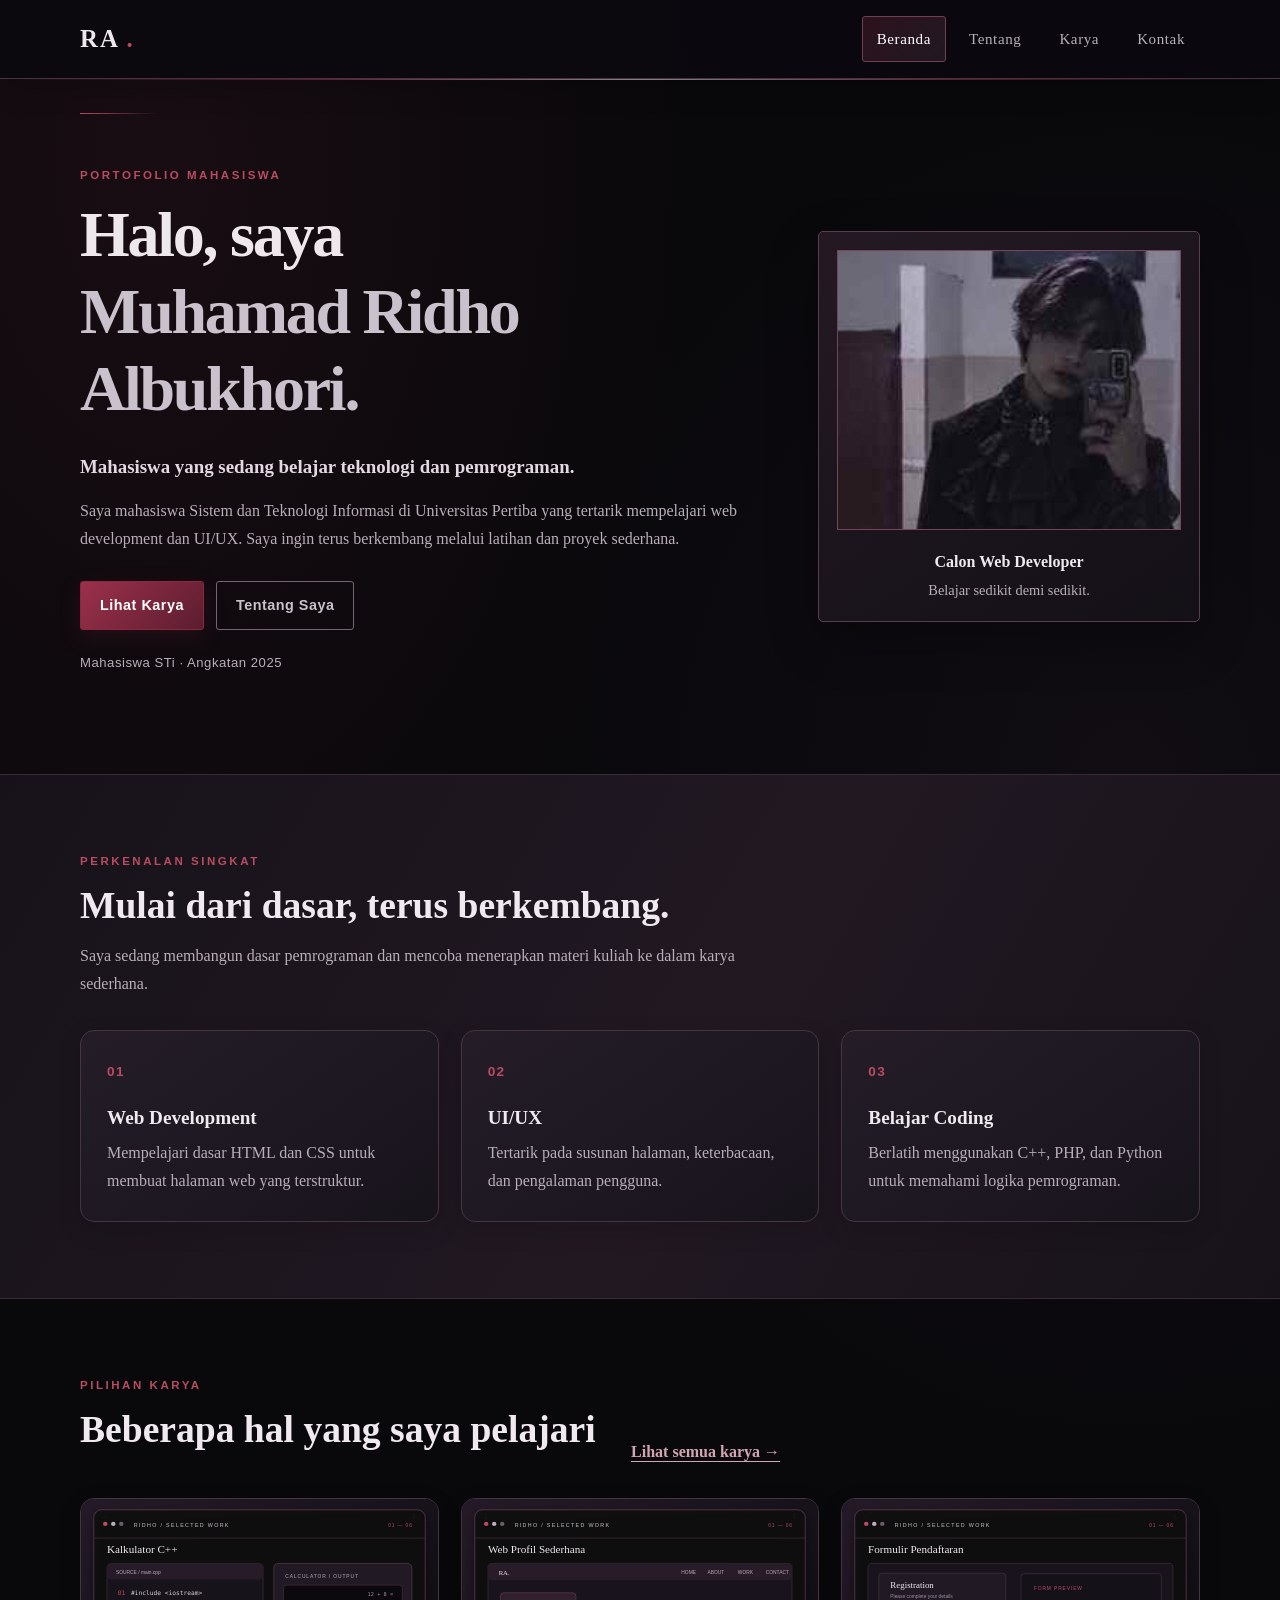
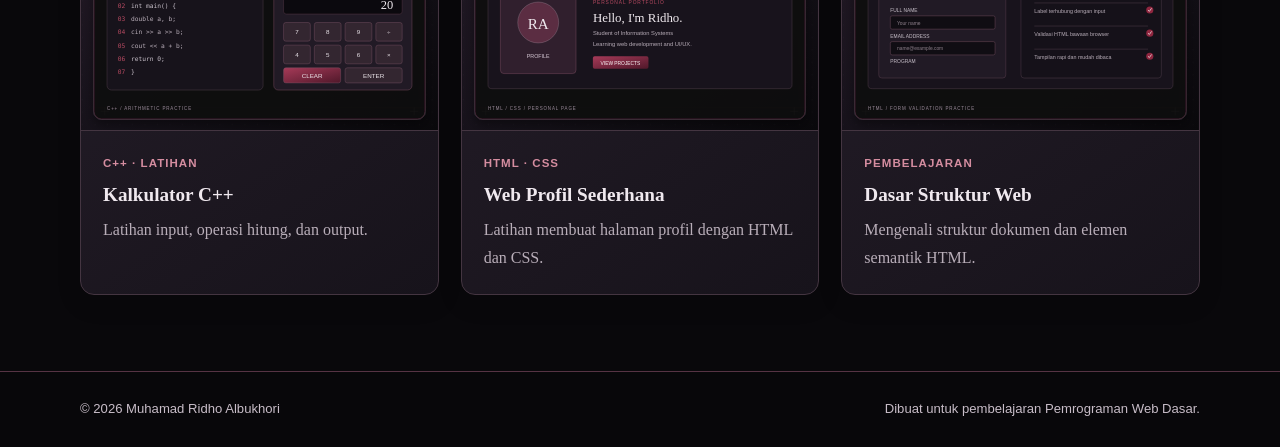
<file: index.html>
<!DOCTYPE html>
<html lang="id">
 <head>
  <meta charset="utf-8"/>
  <meta content="width=device-width, initial-scale=1.0" name="viewport"/>
  <meta content="Portofolio pribadi Muhamad Ridho Albukhori." name="description"/>
  <title>
   Beranda | Ridho Albukhori
  </title>
  <link href="css/style.css" rel="stylesheet"/>
  <script defer="" src="js/script.js">
  </script>
 </head>
 <body>
  <header class="site-header">
   <div class="container header-inner">
    <a class="logo" href="index.html">
     RA
     <span>
      .
     </span>
    </a>
    <button aria-expanded="false" aria-label="Buka atau tutup menu" class="menu-toggle" type="button">
     ☰
    </button>
    <nav aria-label="Navigasi utama" class="main-nav">
     <a class="active" href="index.html">
      Beranda
     </a>
     <a class="" href="tentang.html">
      Tentang
     </a>
     <a class="" href="katalog.html">
      Karya
     </a>
     <a class="" href="kontak.html">
      Kontak
     </a>
    </nav>
   </div>
  </header>
  <main>
   <section class="hero container">
    <div>
     <p class="eyebrow">
      PORTOFOLIO MAHASISWA
     </p>
     <h1>
      Halo, saya
      <span>
       Muhamad Ridho Albukhori.
      </span>
     </h1>
     <p class="hero-tagline">
      Mahasiswa yang sedang belajar teknologi dan pemrograman.
     </p>
     <p class="muted">
      Saya mahasiswa Sistem dan Teknologi Informasi di Universitas Pertiba yang tertarik mempelajari web development dan UI/UX. Saya ingin terus berkembang melalui latihan dan proyek sederhana.
     </p>
     <div class="hero-actions">
      <a class="button button-primary" href="katalog.html">
       Lihat Karya
      </a>
      <a class="button button-outline" href="tentang.html">
       Tentang Saya
      </a>
     </div>
     <p class="small-note">
      Mahasiswa STi &middot; Angkatan 2025
     </p>
    </div>
    <div class="profile-card">
     <div class="profile-placeholder">
      <img alt="Foto profil Muhamad Ridho Albukhori dengan gaya busana Gothic" loading="lazy" src="img/foto-ridho.jpg"/>
     </div>
     <p class="profile-caption">
      Calon Web Developer
     </p>
     <p class="profile-subcaption">
      Belajar sedikit demi sedikit.
     </p>
    </div>
   </section>
   <section class="section section-soft">
    <div class="container">
     <div class="section-heading">
      <p class="eyebrow">
       PERKENALAN SINGKAT
      </p>
      <h2>
       Mulai dari dasar, terus berkembang.
      </h2>
      <p class="muted">
       Saya sedang membangun dasar pemrograman dan mencoba menerapkan materi kuliah ke dalam karya sederhana.
      </p>
     </div>
     <div class="info-grid">
      <article class="info-card">
       <span class="card-number">
        01
       </span>
       <h3>
        Web Development
       </h3>
       <p>
        Mempelajari dasar HTML dan CSS untuk membuat halaman web yang terstruktur.
       </p>
      </article>
      <article class="info-card">
       <span class="card-number">
        02
       </span>
       <h3>
        UI/UX
       </h3>
       <p>
        Tertarik pada susunan halaman, keterbacaan, dan pengalaman pengguna.
       </p>
      </article>
      <article class="info-card">
       <span class="card-number">
        03
       </span>
       <h3>
        Belajar Coding
       </h3>
       <p>
        Berlatih menggunakan C++, PHP, dan Python untuk memahami logika pemrograman.
       </p>
      </article>
     </div>
    </div>
   </section>
   <section class="section container">
    <div class="section-heading section-heading-row">
     <div>
      <p class="eyebrow">
       PILIHAN KARYA
      </p>
      <h2>
       Beberapa hal yang saya pelajari
      </h2>
     </div>
     <a class="text-link" href="katalog.html">
      Lihat semua karya &rarr;
     </a>
    </div>
    <div class="featured-grid">
     <article class="work-card">
      <img alt="Ilustrasi proyek kalkulator C++ dengan kode sumber dan hasil perhitungan" src="img/kalkulator.svg"/>
      <div class="work-content">
       <p class="category">
        C++ &middot; Latihan
       </p>
       <h3>
        Kalkulator C++
       </h3>
       <p>
        Latihan input, operasi hitung, dan output.
       </p>
      </div>
     </article>
     <article class="work-card">
      <img alt="Ilustrasi halaman website profil" src="img/web-profil.svg"/>
      <div class="work-content">
       <p class="category">
        HTML &middot; CSS
       </p>
       <h3>
        Web Profil Sederhana
       </h3>
       <p>
        Latihan membuat halaman profil dengan HTML dan CSS.
       </p>
      </div>
     </article>
     <article class="work-card">
      <img alt="Ilustrasi struktur halaman web" src="img/latihan-web.svg"/>
      <div class="work-content">
       <p class="category">
        Pembelajaran
       </p>
       <h3>
        Dasar Struktur Web
       </h3>
       <p>
        Mengenali struktur dokumen dan elemen semantik HTML.
       </p>
      </div>
     </article>
    </div>
   </section>
  </main>
  <footer class="site-footer">
   <div class="container footer-inner">
    <p>
     &copy; 2026 Muhamad Ridho Albukhori
    </p>
    <p>
     Dibuat untuk pembelajaran Pemrograman Web Dasar.
    </p>
   </div>
  </footer>
 </body>
</html>
</file>
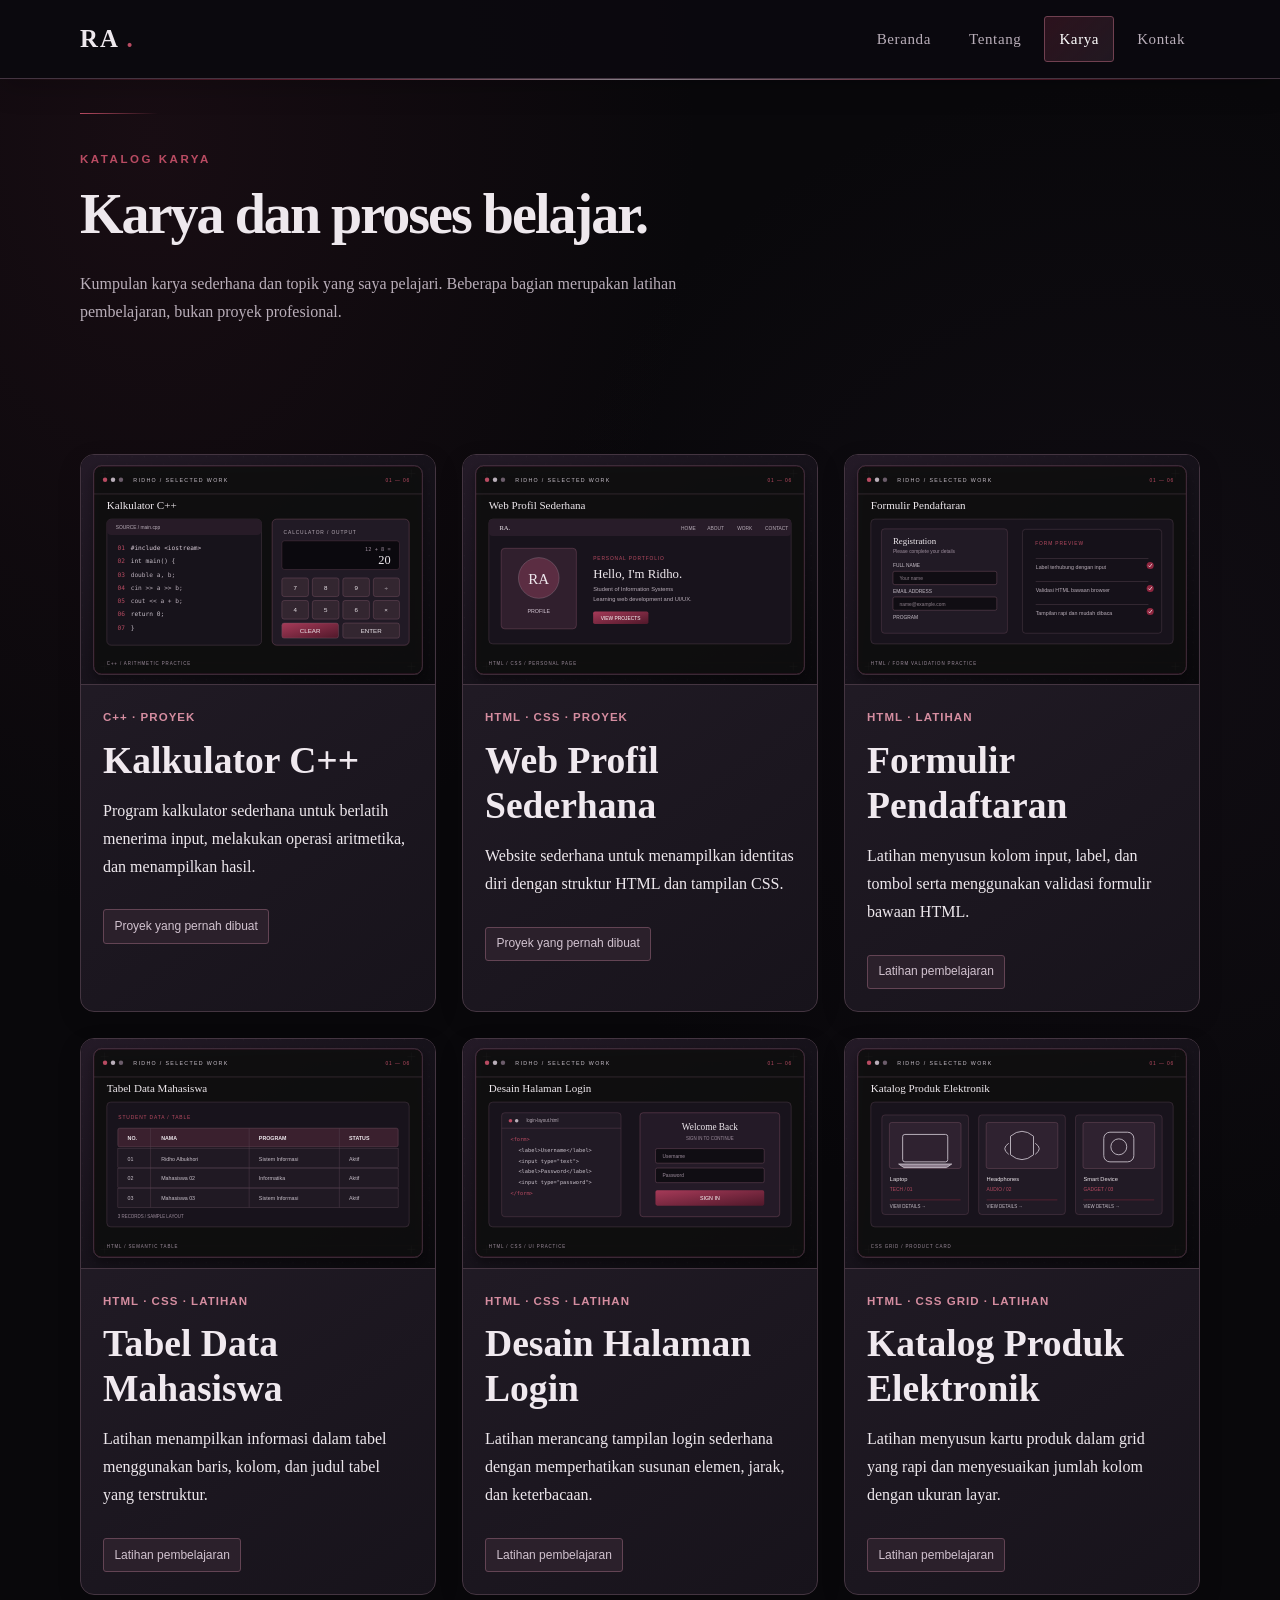
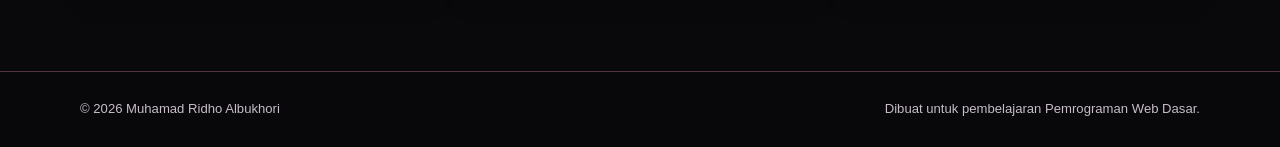
<file: katalog.html>
<!DOCTYPE html>
<html lang="id">
 <head>
  <meta charset="utf-8"/>
  <meta content="width=device-width, initial-scale=1.0" name="viewport"/>
  <meta content="Kumpulan karya dan latihan pembelajaran Muhamad Ridho Albukhori." name="description"/>
  <title>
   Karya dan Latihan | Ridho Albukhori
  </title>
  <link href="css/style.css" rel="stylesheet"/>
  <script defer="" src="js/script.js">
  </script>
 </head>
 <body>
  <header class="site-header">
   <div class="container header-inner">
    <a class="logo" href="index.html">
     RA
     <span>
      .
     </span>
    </a>
    <button aria-expanded="false" aria-label="Buka atau tutup menu" class="menu-toggle" type="button">
     ☰
    </button>
    <nav aria-label="Navigasi utama" class="main-nav">
     <a class="" href="index.html">
      Beranda
     </a>
     <a class="" href="tentang.html">
      Tentang
     </a>
     <a class="active" href="katalog.html">
      Karya
     </a>
     <a class="" href="kontak.html">
      Kontak
     </a>
    </nav>
   </div>
  </header>
  <main>
   <section class="page-intro container">
    <p class="eyebrow">
     KATALOG KARYA
    </p>
    <h1>
     Karya dan proses belajar.
    </h1>
    <p class="muted">
     Kumpulan karya sederhana dan topik yang saya pelajari. Beberapa bagian merupakan latihan pembelajaran, bukan proyek profesional.
    </p>
   </section>
   <section class="section container">
    <div class="catalog-grid">
     <article class="work-card">
      <img alt="Ilustrasi proyek kalkulator C++ dengan kode sumber dan hasil perhitungan" src="img/kalkulator.svg"/>
      <div class="work-content">
       <p class="category">
        C++ &middot; Proyek
       </p>
       <h2>
        Kalkulator C++
       </h2>
       <p>
        Program kalkulator sederhana untuk berlatih menerima input, melakukan operasi aritmetika, dan menampilkan hasil.
       </p>
       <span class="work-status">
        Proyek yang pernah dibuat
       </span>
      </div>
     </article>
     <article class="work-card">
      <img alt="Ilustrasi halaman web profil sederhana" src="img/web-profil.svg"/>
      <div class="work-content">
       <p class="category">
        HTML &middot; CSS &middot; Proyek
       </p>
       <h2>
        Web Profil Sederhana
       </h2>
       <p>
        Website sederhana untuk menampilkan identitas diri dengan struktur HTML dan tampilan CSS.
       </p>
       <span class="work-status">
        Proyek yang pernah dibuat
       </span>
      </div>
     </article>
     <article class="work-card">
      <img alt="Ilustrasi formulir pada halaman web" src="img/latihan-web.svg"/>
      <div class="work-content">
       <p class="category">
        HTML &middot; Latihan
       </p>
       <h2>
        Formulir Pendaftaran
       </h2>
       <p>
        Latihan menyusun kolom input, label, dan tombol serta menggunakan validasi formulir bawaan HTML.
       </p>
       <span class="work-status">
        Latihan pembelajaran
       </span>
      </div>
     </article>
     <article class="work-card">
      <img alt="Ilustrasi tabel data pada halaman web" src="img/css-layout.svg"/>
      <div class="work-content">
       <p class="category">
        HTML &middot; CSS &middot; Latihan
       </p>
       <h2>
        Tabel Data Mahasiswa
       </h2>
       <p>
        Latihan menampilkan informasi dalam tabel menggunakan baris, kolom, dan judul tabel yang terstruktur.
       </p>
       <span class="work-status">
        Latihan pembelajaran
       </span>
      </div>
     </article>
     <article class="work-card">
      <img alt="Ilustrasi halaman login dalam editor kode" src="img/php-code.svg"/>
      <div class="work-content">
       <p class="category">
        HTML &middot; CSS &middot; Latihan
       </p>
       <h2>
        Desain Halaman Login
       </h2>
       <p>
        Latihan merancang tampilan login sederhana dengan memperhatikan susunan elemen, jarak, dan keterbacaan.
       </p>
       <span class="work-status">
        Latihan pembelajaran
       </span>
      </div>
     </article>
     <article class="work-card">
      <img alt="Ilustrasi kartu produk elektronik" src="img/python-code.svg"/>
      <div class="work-content">
       <p class="category">
        HTML &middot; CSS Grid &middot; Latihan
       </p>
       <h2>
        Katalog Produk Elektronik
       </h2>
       <p>
        Latihan menyusun kartu produk dalam grid yang rapi dan menyesuaikan jumlah kolom dengan ukuran layar.
       </p>
       <span class="work-status">
        Latihan pembelajaran
       </span>
      </div>
     </article>
    </div>
   </section>
  </main>
  <footer class="site-footer">
   <div class="container footer-inner">
    <p>
     &copy; 2026 Muhamad Ridho Albukhori
    </p>
    <p>
     Dibuat untuk pembelajaran Pemrograman Web Dasar.
    </p>
   </div>
  </footer>
 </body>
</html>
</file>
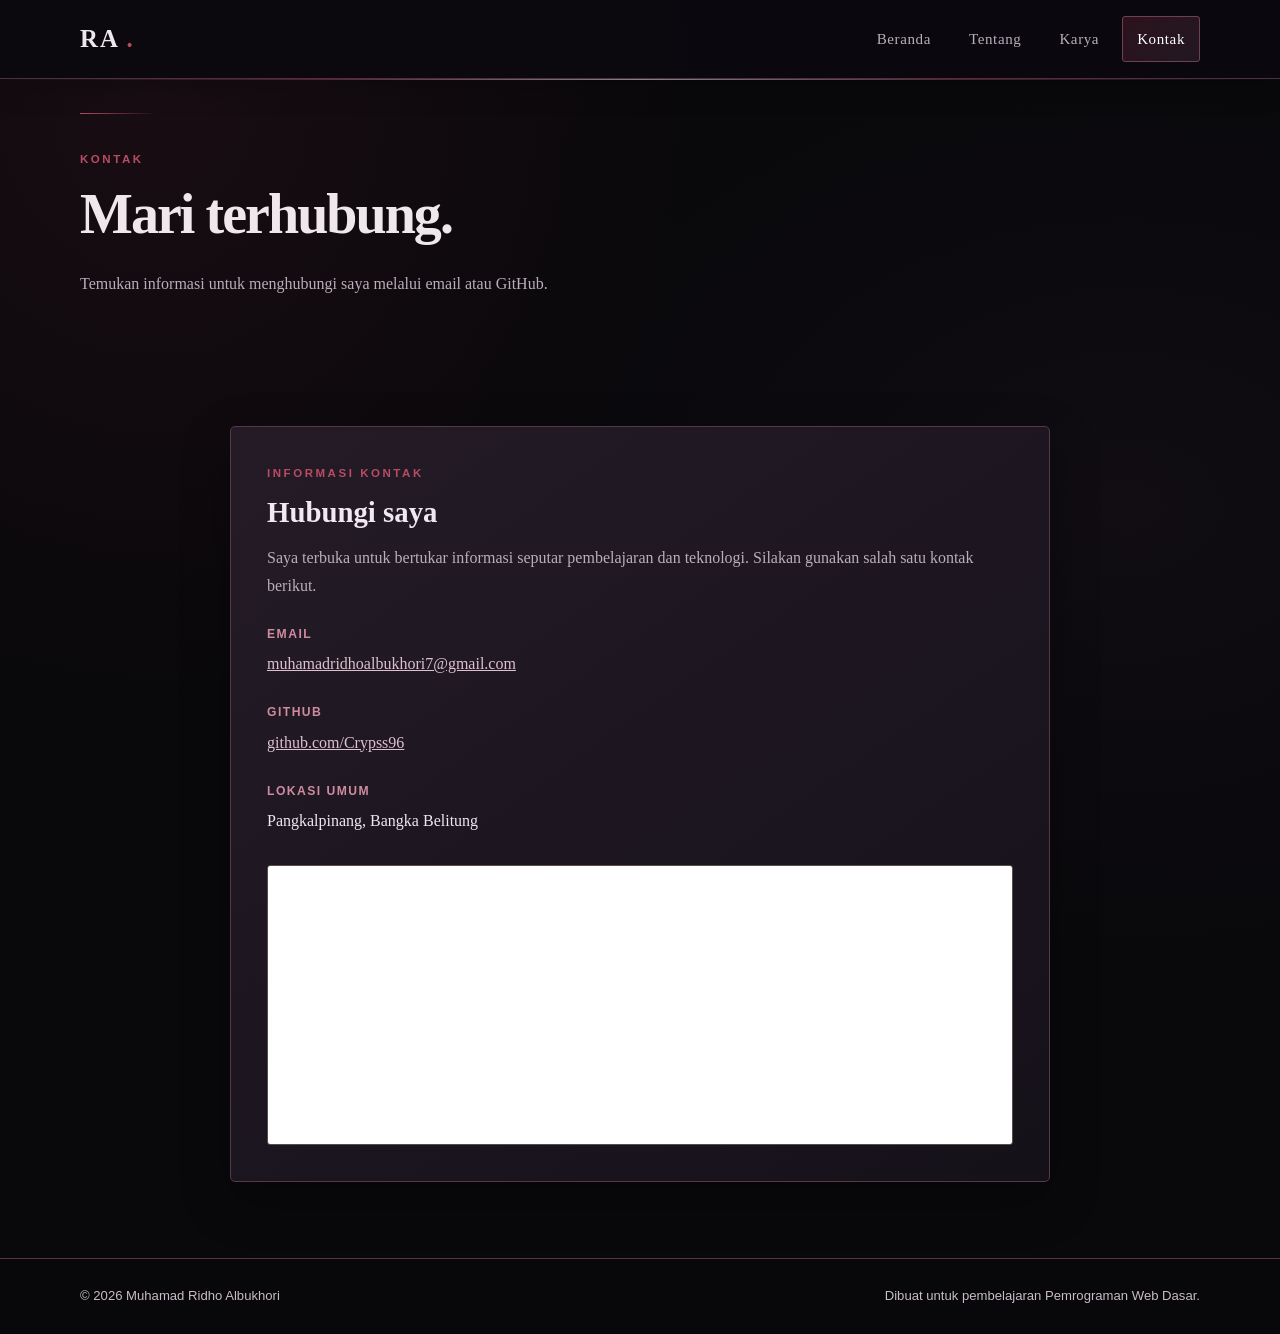
<file: kontak.html>
<!DOCTYPE html>
<html lang="id">
 <head>
  <meta charset="utf-8"/>
  <meta content="width=device-width, initial-scale=1.0" name="viewport"/>
  <meta content="Informasi kontak Muhamad Ridho Albukhori." name="description"/>
  <title>
   Kontak | Ridho Albukhori
  </title>
  <link href="css/style.css" rel="stylesheet"/>
  <script defer="" src="js/script.js">
  </script>
 </head>
 <body>
  <header class="site-header">
   <div class="container header-inner">
    <a class="logo" href="index.html">
     RA
     <span>
      .
     </span>
    </a>
    <button aria-expanded="false" aria-label="Buka atau tutup menu" class="menu-toggle" type="button">
     ☰
    </button>
    <nav aria-label="Navigasi utama" class="main-nav">
     <a href="index.html">
      Beranda
     </a>
     <a href="tentang.html">
      Tentang
     </a>
     <a href="katalog.html">
      Karya
     </a>
     <a aria-current="page" class="active" href="kontak.html">
      Kontak
     </a>
    </nav>
   </div>
  </header>
  <main>
   <section class="page-intro container">
    <p class="eyebrow">
     KONTAK
    </p>
    <h1>
     Mari terhubung.
    </h1>
    <p class="muted">
     Temukan informasi untuk menghubungi saya melalui email atau GitHub.
    </p>
   </section>
   <section class="section container contact-layout">
    <div class="contact-info">
     <p class="eyebrow">
      INFORMASI KONTAK
     </p>
     <h2>
      Hubungi saya
     </h2>
     <p class="muted">
      Saya terbuka untuk bertukar informasi seputar pembelajaran dan teknologi. Silakan gunakan salah satu kontak berikut.
     </p>
     <div class="contact-item">
      <span class="contact-label">
       Email
      </span>
      <a href="mailto:muhamadridhoalbukhori7@gmail.com">
       muhamadridhoalbukhori7@gmail.com
      </a>
     </div>
     <div class="contact-item">
      <span class="contact-label">
       GitHub
      </span>
      <a href="https://github.com/Crypss96" rel="noopener noreferrer" target="_blank">
       github.com/Crypss96
      </a>
     </div>
     <div class="contact-item">
      <span class="contact-label">
       Lokasi umum
      </span>
      <p>
       Pangkalpinang, Bangka Belitung
      </p>
     </div>
     <div class="map-frame">
      <iframe loading="lazy" referrerpolicy="no-referrer-when-downgrade" src="https://maps.google.com/maps?q=Pangkalpinang%2C%20Bangka%20Belitung&amp;t=&amp;z=12&amp;ie=UTF8&amp;iwloc=&amp;output=embed" title="Peta Pangkalpinang, Bangka Belitung">
      </iframe>
     </div>
    </div>
   </section>
  </main>
  <footer class="site-footer">
   <div class="container footer-inner">
    <p>
     &copy; 2026 Muhamad Ridho Albukhori
    </p>
    <p>
     Dibuat untuk pembelajaran Pemrograman Web Dasar.
    </p>
   </div>
  </footer>
 </body>
</html>
</file>
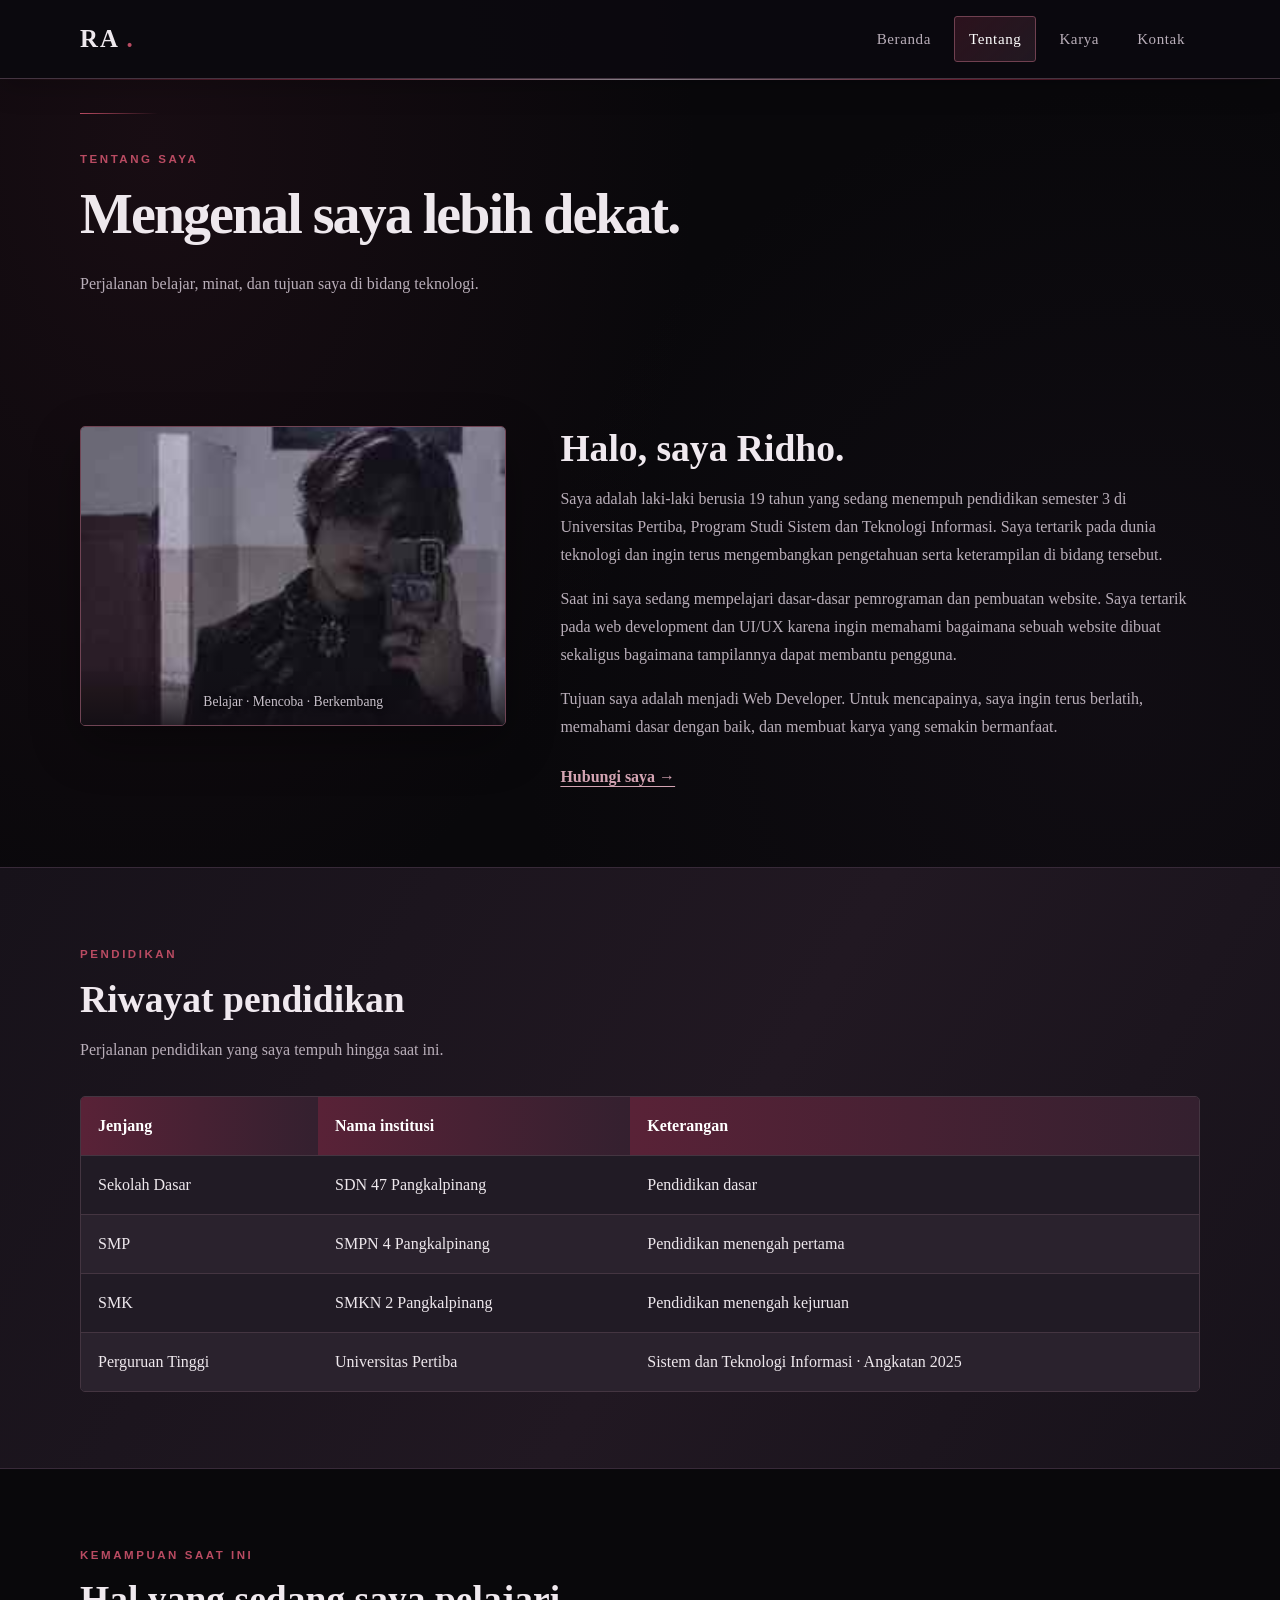
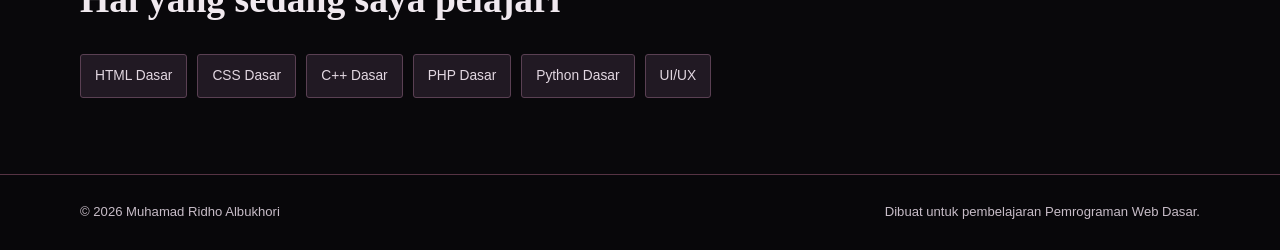
<file: tentang.html>
<!DOCTYPE html>
<html lang="id">
 <head>
  <meta charset="utf-8"/>
  <meta content="width=device-width, initial-scale=1.0" name="viewport"/>
  <meta content="Profil dan riwayat pendidikan Muhamad Ridho Albukhori." name="description"/>
  <title>
   Tentang Saya | Ridho Albukhori
  </title>
  <link href="css/style.css" rel="stylesheet"/>
  <script defer="" src="js/script.js">
  </script>
 </head>
 <body>
  <header class="site-header">
   <div class="container header-inner">
    <a class="logo" href="index.html">
     RA
     <span>
      .
     </span>
    </a>
    <button aria-expanded="false" aria-label="Buka atau tutup menu" class="menu-toggle" type="button">
     ☰
    </button>
    <nav aria-label="Navigasi utama" class="main-nav">
     <a class="" href="index.html">
      Beranda
     </a>
     <a class="active" href="tentang.html">
      Tentang
     </a>
     <a class="" href="katalog.html">
      Karya
     </a>
     <a class="" href="kontak.html">
      Kontak
     </a>
    </nav>
   </div>
  </header>
  <main>
   <section class="page-intro container">
    <p class="eyebrow">
     TENTANG SAYA
    </p>
    <h1>
     Mengenal saya lebih dekat.
    </h1>
    <p class="muted">
     Perjalanan belajar, minat, dan tujuan saya di bidang teknologi.
    </p>
   </section>
   <section class="section container about-layout">
    <figure class="about-mark about-photo">
     <img alt="Foto profil Muhamad Ridho Albukhori dengan gaya busana Gothic" loading="lazy" src="img/foto-ridho.jpg"/>
     <figcaption>
      Belajar &middot; Mencoba &middot; Berkembang
     </figcaption>
    </figure>
    <div class="about-copy">
     <h2>
      Halo, saya Ridho.
     </h2>
     <p>
      Saya adalah laki-laki berusia 19 tahun yang sedang menempuh pendidikan semester 3 di Universitas Pertiba, Program Studi Sistem dan Teknologi Informasi. Saya tertarik pada dunia teknologi dan ingin terus mengembangkan pengetahuan serta keterampilan di bidang tersebut.
     </p>
     <p>
      Saat ini saya sedang mempelajari dasar-dasar pemrograman dan pembuatan website. Saya tertarik pada web development dan UI/UX karena ingin memahami bagaimana sebuah website dibuat sekaligus bagaimana tampilannya dapat membantu pengguna.
     </p>
     <p>
      Tujuan saya adalah menjadi Web Developer. Untuk mencapainya, saya ingin terus berlatih, memahami dasar dengan baik, dan membuat karya yang semakin bermanfaat.
     </p>
     <a class="text-link" href="kontak.html">
      Hubungi saya &rarr;
     </a>
    </div>
   </section>
   <section class="section section-soft">
    <div class="container">
     <div class="section-heading">
      <p class="eyebrow">
       PENDIDIKAN
      </p>
      <h2>
       Riwayat pendidikan
      </h2>
      <p class="muted">
       Perjalanan pendidikan yang saya tempuh hingga saat ini.
      </p>
     </div>
     <div class="table-wrap">
      <table>
       <thead>
        <tr>
         <th scope="col">
          Jenjang
         </th>
         <th scope="col">
          Nama institusi
         </th>
         <th scope="col">
          Keterangan
         </th>
        </tr>
       </thead>
       <tbody>
        <tr>
         <td>
          Sekolah Dasar
         </td>
         <td>
          SDN 47 Pangkalpinang
         </td>
         <td>
          Pendidikan dasar
         </td>
        </tr>
        <tr>
         <td>
          SMP
         </td>
         <td>
          SMPN 4 Pangkalpinang
         </td>
         <td>
          Pendidikan menengah pertama
         </td>
        </tr>
        <tr>
         <td>
          SMK
         </td>
         <td>
          SMKN 2 Pangkalpinang
         </td>
         <td>
          Pendidikan menengah kejuruan
         </td>
        </tr>
        <tr>
         <td>
          Perguruan Tinggi
         </td>
         <td>
          Universitas Pertiba
         </td>
         <td>
          Sistem dan Teknologi Informasi &middot; Angkatan 2025
         </td>
        </tr>
       </tbody>
      </table>
     </div>
    </div>
   </section>
   <section class="section container">
    <div class="section-heading">
     <p class="eyebrow">
      KEMAMPUAN SAAT INI
     </p>
     <h2>
      Hal yang sedang saya pelajari
     </h2>
    </div>
    <div class="skill-list">
     <span>
      HTML Dasar
     </span>
     <span>
      CSS Dasar
     </span>
     <span>
      C++ Dasar
     </span>
     <span>
      PHP Dasar
     </span>
     <span>
      Python Dasar
     </span>
     <span>
      UI/UX
     </span>
    </div>
   </section>
  </main>
  <footer class="site-footer">
   <div class="container footer-inner">
    <p>
     &copy; 2026 Muhamad Ridho Albukhori
    </p>
    <p>
     Dibuat untuk pembelajaran Pemrograman Web Dasar.
    </p>
   </div>
  </footer>
 </body>
</html>
</file>
<file: css/style.css>
/* Tema Gothic Dark — portofolio Muhamad Ridho Albukhori. */
:root {
    color-scheme: dark;
    --warna-utama: #8f263f;
    --warna-utama-terang: #b94b62;
    --warna-utama-gelap: #551827;
    --warna-gelap: #09080b;
    --warna-latar: #151219;
    --warna-latar-kedua: #1c1720;
    --warna-kartu: #211b25;
    --warna-teks: #eee8ed;
    --warna-redup: #b9aeb9;
    --warna-perak: #c9c1cb;
    --warna-garis: #443541;
    --radius-kartu: 14px;
    --lebar-konten: 1120px;
    --bayangan-gothic: 0 18px 50px #00000055;
}

* { box-sizing: border-box; }
html { scroll-behavior: smooth; }
body {
    margin: 0;
    color: var(--warna-teks);
    background:
        radial-gradient(ellipse at 12% 8%, #54203333, transparent 34rem),
        radial-gradient(ellipse at 88% 38%, #35243a2b, transparent 38rem),
        var(--warna-gelap);
    font-family: Georgia, "Times New Roman", serif;
    line-height: 1.75;
}
img { display: block; max-width: 100%; }
a { color: var(--warna-perak); }
a:hover { color: #fff; }
button, input, select, textarea { font: inherit; }
::selection { color: #fff; background: var(--warna-utama); }
:focus-visible { outline: 2px solid var(--warna-utama-terang); outline-offset: 4px; }

.container { width: min(var(--lebar-konten), calc(100% - 40px)); margin: 0 auto; }
.site-header {
    position: relative;
    z-index: 5;
    border-bottom: 1px solid var(--warna-garis);
    background: #0b090ef2;
    box-shadow: 0 8px 28px #00000035;
}
.site-header::after {
    position: absolute;
    right: 0;
    bottom: -2px;
    left: 0;
    height: 1px;
    background: linear-gradient(90deg, transparent, var(--warna-utama), var(--warna-perak), var(--warna-utama), transparent);
    content: "";
    opacity: .65;
}
.header-inner { display: flex; align-items: center; justify-content: space-between; min-height: 78px; gap: 24px; }
.logo {
    color: var(--warna-teks);
    font-family: Georgia, "Times New Roman", serif;
    font-size: 1.55rem;
    font-weight: 700;
    letter-spacing: .08em;
    text-decoration: none;
}
.logo span { color: var(--warna-utama-terang); }
.main-nav { display: flex; align-items: center; gap: 8px; }
.main-nav a {
    padding: 9px 14px;
    border: 1px solid transparent;
    border-radius: 3px;
    color: var(--warna-redup);
    font-size: .94rem;
    letter-spacing: .04em;
    text-decoration: none;
    transition: color .2s, background-color .2s, border-color .2s;
}
.main-nav a:hover, .main-nav a.active {
    border-color: #704050;
    color: #fff;
    background: linear-gradient(135deg, #4a1b2a88, #211821);
}
.menu-toggle {
    display: none;
    border: 1px solid var(--warna-garis);
    border-radius: 4px;
    padding: 7px 11px;
    color: var(--warna-teks);
    background: var(--warna-kartu);
    font-size: 1.25rem;
    cursor: pointer;
}

.hero {
    position: relative;
    display: grid;
    grid-template-columns: minmax(0, 1.4fr) minmax(240px, .8fr);
    align-items: center;
    gap: 70px;
    min-height: 570px;
    padding-top: 86px;
    padding-bottom: 86px;
}
.hero::before, .page-intro::before {
    position: absolute;
    top: 34px;
    left: 0;
    width: 78px;
    height: 1px;
    background: linear-gradient(90deg, var(--warna-utama-terang), transparent);
    content: "";
}
.eyebrow {
    margin: 0 0 12px;
    color: var(--warna-utama-terang);
    font-family: Arial, Helvetica, sans-serif;
    font-size: .72rem;
    font-weight: 700;
    letter-spacing: .22em;
    text-transform: uppercase;
}
h1, h2, h3 { margin-top: 0; font-family: Georgia, "Times New Roman", serif; line-height: 1.2; }
h1 { margin-bottom: 22px; font-size: clamp(2.35rem, 5vw, 4.25rem); font-weight: 600; letter-spacing: -.035em; }
h1 span { display: block; color: var(--warna-perak); }
h2 { margin-bottom: 14px; color: #f0e9ef; font-size: clamp(1.7rem, 3vw, 2.35rem); font-weight: 600; }
h3 { margin-bottom: 10px; color: #f0e9ef; font-size: 1.2rem; }
p { margin-top: 0; }
.muted { color: var(--warna-redup); }
.hero-tagline { margin-bottom: 14px; color: #e4d9e2; font-size: 1.18rem; font-weight: 600; }
.hero-actions { display: flex; flex-wrap: wrap; gap: 12px; margin-top: 28px; }
.button {
    display: inline-block;
    padding: 11px 19px;
    border: 1px solid var(--warna-utama);
    border-radius: 3px;
    font-family: Arial, Helvetica, sans-serif;
    font-size: .9rem;
    font-weight: 700;
    letter-spacing: .035em;
    text-align: center;
    text-decoration: none;
    cursor: pointer;
    transition: transform .2s, background-color .2s, box-shadow .2s;
}
.button:hover { transform: translateY(-2px); }
.button-primary { border-color: var(--warna-utama); color: #fff; background: linear-gradient(135deg, #9c304b, #5b1d30); box-shadow: 0 7px 20px #5b1d3044; }
.button-primary:hover { color: #fff; background: linear-gradient(135deg, #b23b58, #74243b); box-shadow: 0 10px 24px #70233b66; }
.button-outline { border-color: #756474; color: var(--warna-perak); background: transparent; }
.button-outline:hover { color: #fff; background: #332532; }
.small-note { margin-top: 22px; color: var(--warna-redup); font-family: Arial, Helvetica, sans-serif; font-size: .82rem; letter-spacing: .04em; }
.profile-card {
    padding: 18px;
    border: 1px solid #5a3c50;
    border-radius: 5px;
    background: linear-gradient(145deg, #241923, #131016);
    box-shadow: var(--bayangan-gothic);
    text-align: center;
    animation: muncul .7s ease-out;
}
.profile-placeholder {
    position: relative;
    overflow: hidden;
    width: 100%;
    min-height: 280px;
    border: 1px solid #754458;
    background:
        radial-gradient(circle at 50% 38%, #633044 0, #2a1b2b 44%, #110e14 78%);
}
.profile-placeholder img {
    display: block;
    width: 100%;
    height: 278px;
    object-fit: cover;
    object-position: center 24%;
}
.profile-placeholder span, .about-mark span { font-size: 5rem; font-weight: 700; letter-spacing: -.08em; }
.profile-caption { margin: 18px 0 2px; color: #f0e9ef; font-weight: 700; }
.profile-subcaption { margin-bottom: 0; color: var(--warna-redup); font-size: .9rem; }

.section { padding-top: 76px; padding-bottom: 76px; }
.section-soft { border-top: 1px solid #382a39; border-bottom: 1px solid #382a39; background: linear-gradient(120deg, #17121a, #211822 55%, #17121a); }
.section-heading { max-width: 700px; margin-bottom: 32px; }
.section-heading p:last-child { margin-bottom: 0; }
.section-heading-row { display: flex; align-items: end; justify-content: space-between; gap: 24px; }
.info-grid, .featured-grid, .catalog-grid { display: grid; gap: 22px; }
.info-grid { grid-template-columns: repeat(3, minmax(0, 1fr)); }
.info-card, .work-card {
    overflow: hidden;
    border: 1px solid var(--warna-garis);
    border-radius: var(--radius-kartu);
    background: linear-gradient(145deg, #241d28, #17131b);
    box-shadow: 0 8px 24px #00000020;
    transition: transform .22s, border-color .22s, box-shadow .22s;
}
.info-card { padding: 26px; }
.info-card:hover, .work-card:hover { transform: translateY(-4px); border-color: #865064; box-shadow: 0 15px 32px #00000055; }
.card-number { display: inline-block; margin-bottom: 22px; color: var(--warna-utama-terang); font-family: Arial, Helvetica, sans-serif; font-size: .85rem; font-weight: 700; letter-spacing: .1em; }
.info-card p, .work-content p:last-child { margin-bottom: 0; color: var(--warna-redup); }
.text-link { color: #d4a4b3; font-weight: 700; text-decoration-thickness: 1px; text-underline-offset: 4px; }
.text-link:hover { color: #fff; }
.featured-grid { grid-template-columns: repeat(3, minmax(0, 1fr)); }
.work-card img { width: 100%; height: auto; aspect-ratio: 800 / 520; border-bottom: 1px solid var(--warna-garis); object-fit: cover; background: #17121a; }
.work-content { padding: 22px; }
.category { margin-bottom: 10px; color: #d58da0; font-family: Arial, Helvetica, sans-serif; font-size: .72rem; font-weight: 700; letter-spacing: .09em; text-transform: uppercase; }
.work-status { display: inline-block; margin-top: .8rem; padding: .35rem .65rem; border: 1px solid #634454; border-radius: 3px; color: #d1c2cf; background: #2b202b; font-family: Arial, Helvetica, sans-serif; font-size: .75rem; }
.site-footer { padding: 26px 0; border-top: 1px solid #563344; color: #c8bdc8; background: #08070a; font-family: Arial, Helvetica, sans-serif; font-size: .82rem; }
.footer-inner { display: flex; justify-content: space-between; gap: 20px; }
.footer-inner p { margin: 0; }

.page-intro { position: relative; padding-top: 70px; padding-bottom: 36px; }
.page-intro h1 { max-width: 800px; font-size: clamp(2.2rem, 5vw, 3.5rem); }
.page-intro .muted { max-width: 650px; }
.about-layout { display: grid; grid-template-columns: minmax(230px, .8fr) minmax(0, 1.2fr); gap: 54px; align-items: start; }
.about-mark {
    display: flex;
    min-height: 300px;
    flex-direction: column;
    align-items: center;
    justify-content: center;
    border: 1px solid #704454;
    border-radius: 5px;
    color: #f4eaf0;
    background: radial-gradient(circle at 50% 35%, #5a293d, #211723 65%, #110e14);
    box-shadow: var(--bayangan-gothic);
    text-align: center;
}
.about-mark p { margin: 18px 12px 0; color: var(--warna-perak); font-size: .85rem; }
/* Foto memakai frame bawaan .about-mark; ukuran frame tetap 300px seperti desain awal. */
.about-photo {
    position: relative;
    display: block;
    overflow: hidden;
    width: 100%;
    height: 300px;
    margin: 0;
    isolation: isolate;
}
.about-photo img {
    display: block;
    width: 100%;
    height: 298px;
    object-fit: cover;
    object-position: center 24%;
}
.about-photo figcaption {
    position: absolute;
    right: 0;
    bottom: 0;
    left: 0;
    margin: 0;
    padding: 25px 12px 12px;
    color: var(--warna-perak);
    background: linear-gradient(transparent, #100c13cc);
    font-size: .85rem;
    text-align: center;
    text-shadow: 0 1px 5px #000;
}
.about-copy p { color: var(--warna-redup); }
.about-copy .text-link { display: inline-block; margin-top: 6px; }
.table-wrap { overflow-x: auto; border: 1px solid var(--warna-garis); border-radius: 5px; background: var(--warna-kartu); }
table { width: 100%; border-collapse: collapse; text-align: left; }
th, td { padding: 15px 17px; border-bottom: 1px solid var(--warna-garis); }
th { color: #fff; background: linear-gradient(90deg, #592237, #34202f); }
tbody tr:last-child td { border-bottom: 0; }
tbody tr:nth-child(even) { background: #2a222d; }
.skill-list { display: flex; flex-wrap: wrap; gap: 10px; }
.skill-list span { padding: 9px 14px; border: 1px solid #5a4053; border-radius: 3px; color: #e2d7e1; background: #211923; font-family: Arial, Helvetica, sans-serif; font-size: .86rem; }
.catalog-grid { grid-template-columns: repeat(3, minmax(0, 1fr)); }

.contact-layout { display: grid; grid-template-columns: minmax(0, 1fr); max-width: 820px; }
.contact-info {
    padding: clamp(22px, 4vw, 36px);
    border: 1px solid #563849;
    border-radius: 5px;
    background: linear-gradient(145deg, #241b27, #151119);
    box-shadow: var(--bayangan-gothic);
}
.contact-info h2 { font-size: 1.8rem; }
.contact-item { margin-top: 24px; }
.contact-label { display: block; margin-bottom: 5px; color: #cf8ca0; font-family: Arial, Helvetica, sans-serif; font-size: .76rem; font-weight: 700; text-transform: uppercase; letter-spacing: .12em; }
.contact-item p { margin-bottom: 0; color: var(--warna-teks); }
.contact-item a { overflow-wrap: anywhere; color: #dec1cd; }
.contact-item a:hover { color: #fff; }
.map-frame { overflow: hidden; height: 280px; margin-top: 30px; border: 1px solid #684556; border-radius: 3px; filter: grayscale(.72) sepia(.12) contrast(1.02); }
.map-frame iframe { width: 100%; height: 100%; border: 0; }

@keyframes muncul {
    from { opacity: 0; transform: translateY(10px); }
    to { opacity: 1; transform: translateY(0); }
}
@media (min-width: 992px) { .catalog-grid { gap: 26px; } }
@media (max-width: 768px) {
    .hero { gap: 34px; }
    .about-layout { gap: 30px; }
    .catalog-grid, .featured-grid { grid-template-columns: repeat(2, minmax(0, 1fr)); }
}
@media (max-width: 600px) {
    .container { width: min(var(--lebar-konten), calc(100% - 30px)); }
    .header-inner { flex-wrap: wrap; min-height: 68px; padding-top: 12px; padding-bottom: 12px; }
    .menu-toggle { display: block; margin-left: auto; }
    .main-nav { display: none; width: 100%; flex-direction: column; align-items: stretch; gap: 4px; padding-top: 8px; }
    .main-nav.show-menu { display: flex; }
    .main-nav a { padding: 10px 12px; }
    .hero { grid-template-columns: 1fr; gap: 30px; padding-top: 48px; padding-bottom: 50px; }
    h1 { letter-spacing: -.02em; }
    .profile-card { max-width: 360px; margin: 0 auto; }
    .profile-placeholder { min-height: 220px; }
    .profile-placeholder img { height: 218px; }
    .section { padding-top: 52px; padding-bottom: 52px; }
    .info-grid, .featured-grid, .catalog-grid, .about-layout { grid-template-columns: 1fr; }
    .section-heading-row, .footer-inner { align-items: flex-start; flex-direction: column; }
    .page-intro { padding-top: 48px; padding-bottom: 20px; }
    .about-mark { min-height: 220px; }
    .about-photo { height: 220px; }
    .about-photo img { height: 218px; }
    .contact-layout { gap: 0; }
    .contact-info { padding: 22px; }
    .work-card img { height: auto; }
    th, td { padding: 12px; font-size: .88rem; }
}
@media (prefers-reduced-motion: reduce) {
    *, *::before, *::after { scroll-behavior: auto !important; animation-duration: .01ms !important; animation-iteration-count: 1 !important; transition-duration: .01ms !important; }
}
</file>
